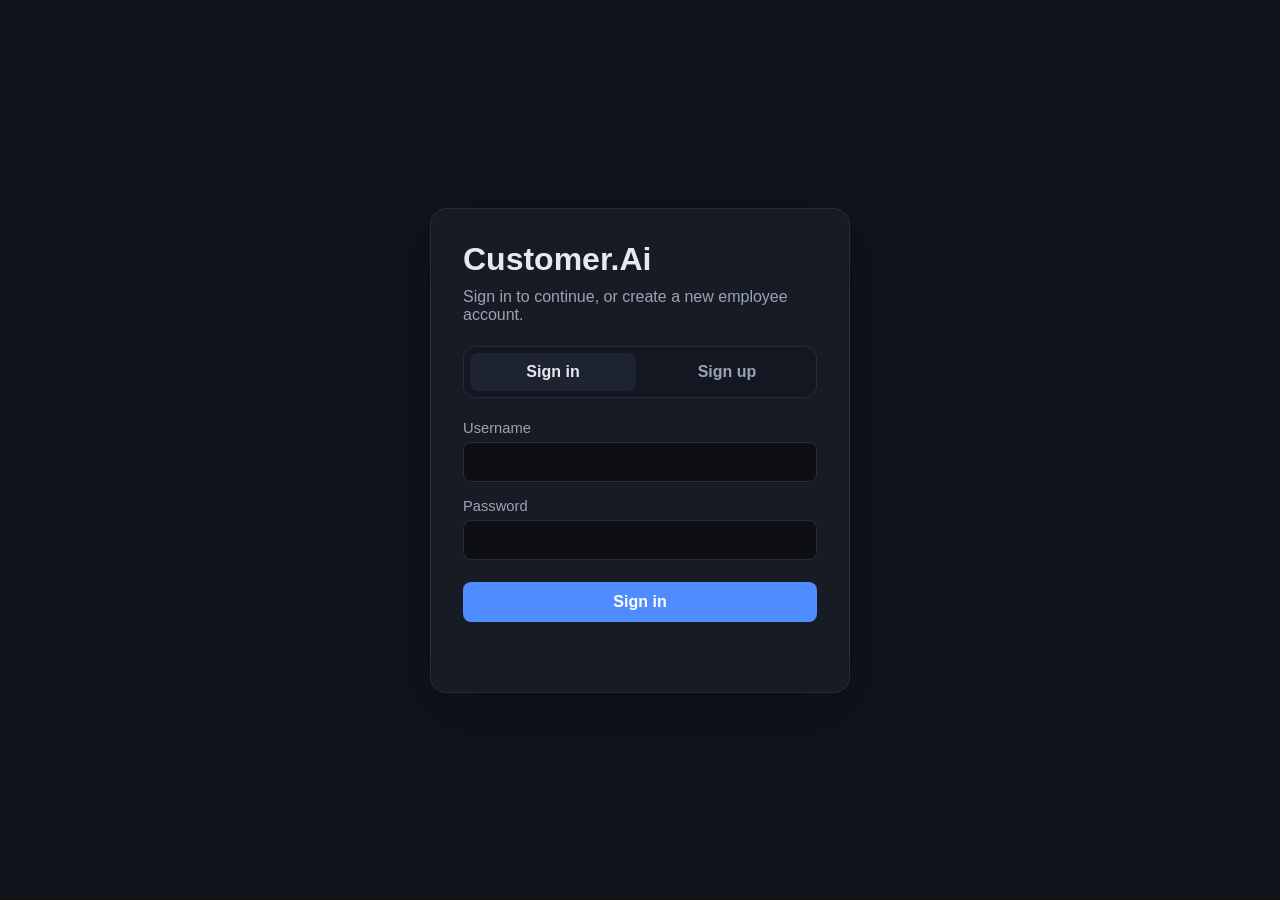
<file: templates/login.html>
<!doctype html>
<html lang="en">
<head>
  <meta charset="utf-8">
  <meta name="viewport" content="width=device-width, initial-scale=1">
  <title>Employee Login - Customer.Ai</title>
  <link rel="stylesheet" href="/static/css/auth.css">
</head>
<body>
  <main>
    <h1>Customer.Ai</h1>
    <p>Sign in to continue, or create a new employee account.</p>

    <div class="tabs" aria-label="Authentication mode">
      <button class="tab active" id="signin-tab" type="button" data-target="signin-form">Sign in</button>
      <button class="tab" id="signup-tab" type="button" data-target="signup-form">Sign up</button>
    </div>

    <form id="signin-form" class="active">
      <label>Username <input name="username" autocomplete="username" required></label>
      <label>Password <input name="password" type="password" autocomplete="current-password" required></label>
      <button class="primary" type="submit">Sign in</button>
    </form>

    <form id="signup-form">
      <label>Full name <input name="full_name" autocomplete="name" required></label>
      <label>Username <input name="username" autocomplete="username" required></label>
      <label>Password <input name="password" type="password" autocomplete="new-password" minlength="8" required></label>
      <button class="primary" type="submit">Create account</button>
    </form>

    <div id="message" role="alert"></div>
  </main>
  <script src="/static/js/auth.js"></script>
</body>
</html>
</file>
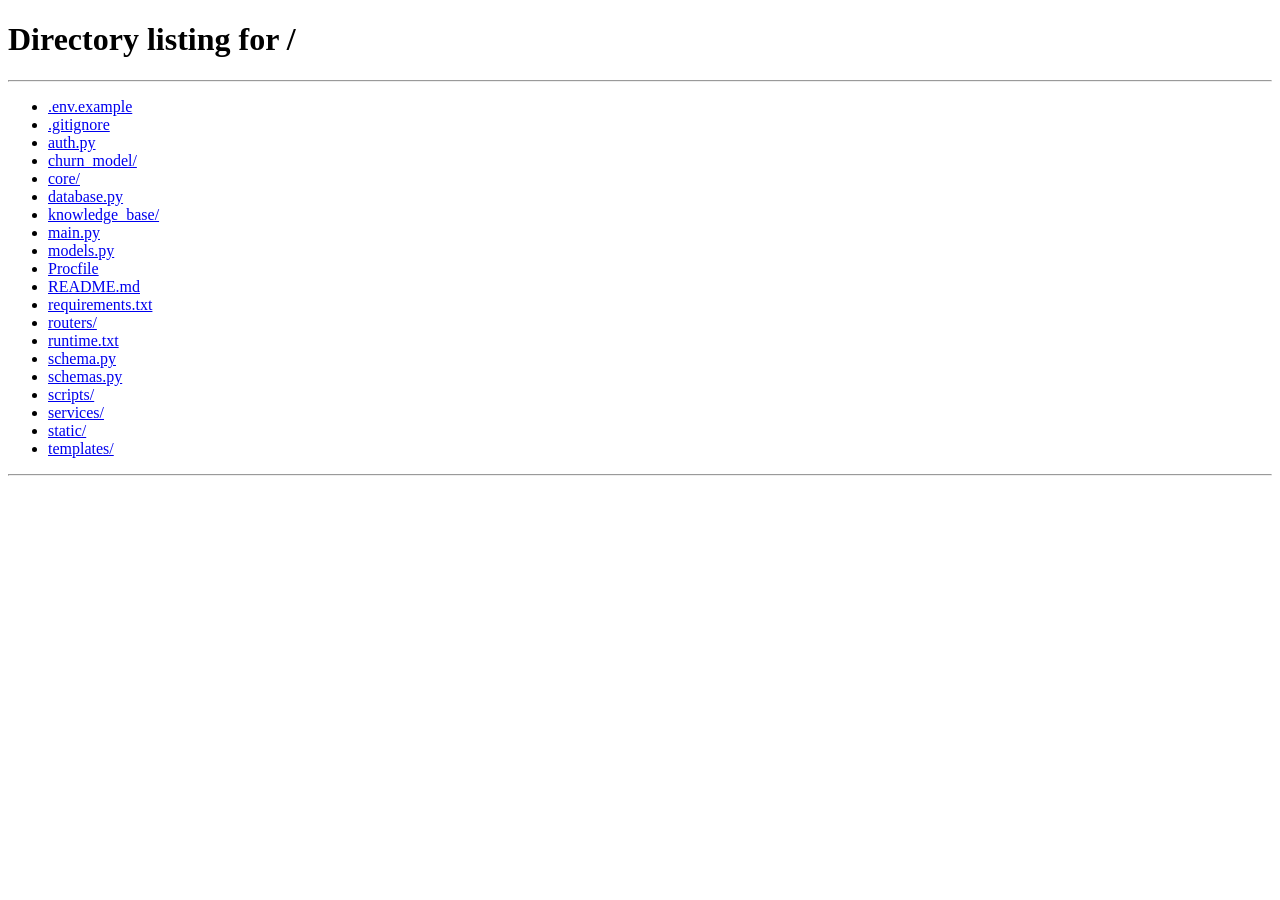
<file: templates/menu.html>
<!DOCTYPE html>
<html lang="en">
<head>
  <meta charset="UTF-8">
  <meta name="viewport" content="width=device-width, initial-scale=1">
  <title>Customer.Ai - Menu</title>
  <link rel="stylesheet" href="/static/css/app-common.css">
  <link rel="stylesheet" href="/static/css/menu.css">
</head>
<body>
  <div class="wrap">
    <div class="topbar">
      <div class="topbar-copy">
        <h1>Customer.Ai</h1>
        <p class="sub">Choose a prediction mode after signing in.</p>
      </div>
      <div class="actions">
        <button class="ghost is-hidden" id="home" type="button">Back to options</button>
        <button class="ghost" id="logout" type="button">Sign out</button>
      </div>
    </div>

    <section class="panel">
      <div class="mode-grid">
        <article class="mode-card">
          <h2>Single Prediction</h2>
          <p>Enter one customer's details and get an instant churn result with probability and risk level.</p>
          <button class="primary" id="go-single" type="button">Open single prediction</button>
        </article>
        <article class="mode-card">
          <h2>Batch Prediction</h2>
          <p>Upload a CSV file with multiple customers and receive churn predictions for every row in one go.</p>
          <button class="primary" id="go-batch" type="button">Open batch prediction</button>
        </article>
      </div>
    </section>
  </div>

  <script src="/static/js/app-common.js"></script>
  <script src="/static/js/menu.js"></script>
</body>
</html>
</file>
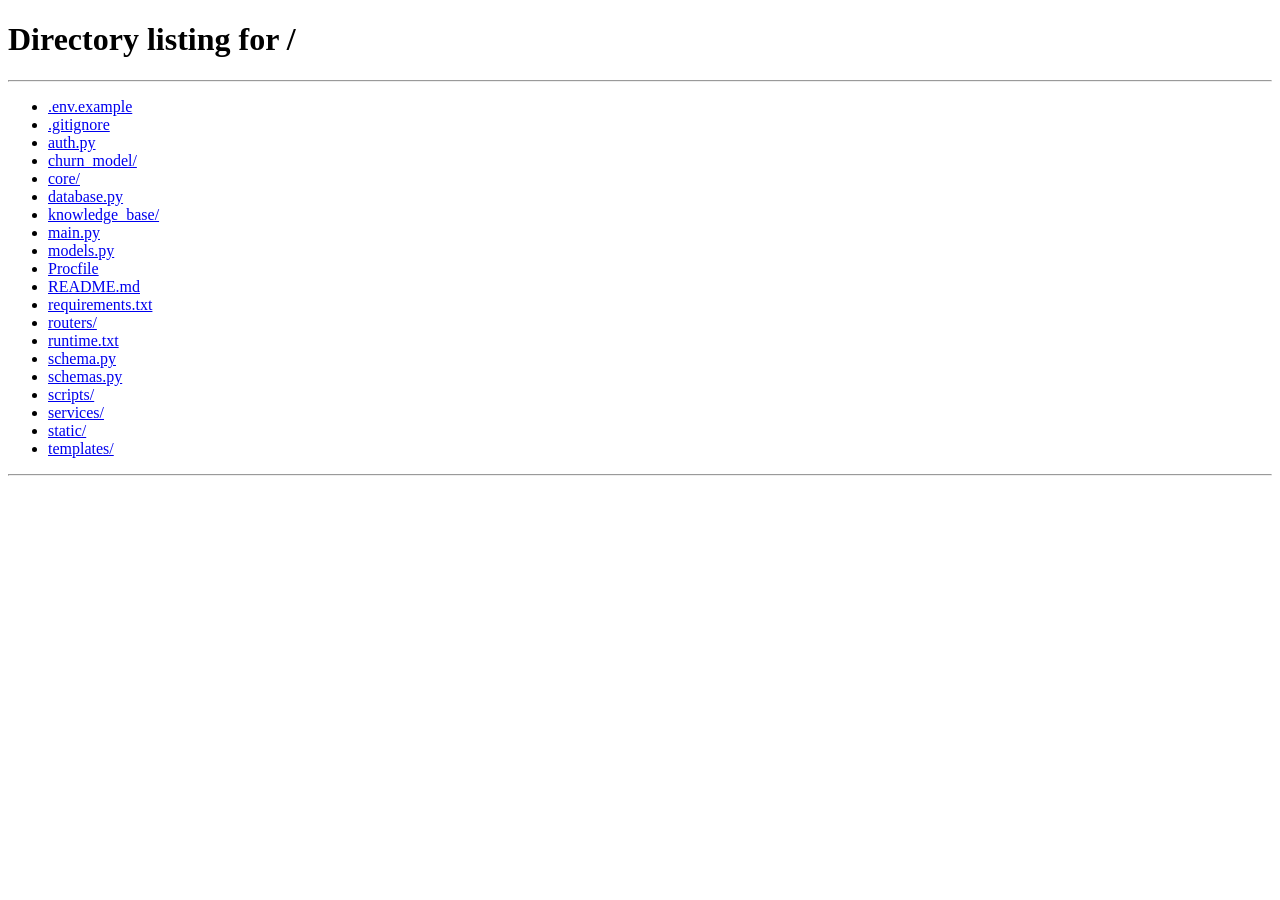
<file: templates/single.html>
<!DOCTYPE html>
<html lang="en">
<head>
  <meta charset="UTF-8">
  <meta name="viewport" content="width=device-width, initial-scale=1">
  <title>Customer.Ai - Single Prediction</title>
  <link rel="stylesheet" href="/static/css/app-common.css">
  <link rel="stylesheet" href="/static/css/single.css">
</head>
<body>
  <div class="wrap">
    <div class="topbar">
      <div class="topbar-copy">
        <h1>Customer.Ai</h1>
      </div>
      <div class="actions">
        <button class="ghost" id="home" type="button">Back to options</button>
        <button class="ghost" id="logout" type="button">Sign out</button>
      </div>
    </div>

    <div class="panel">
      <p class="sub">Single prediction for one customer.</p>
      <form id="predict-form" class="single-form">
        <div class="field">
          <label>Gender</label>
          <select name="gender"><option>Male</option><option>Female</option></select>
        </div>
        <div class="field">
          <label>Senior Citizen</label>
          <select name="SeniorCitizen"><option value="0">No</option><option value="1">Yes</option></select>
        </div>
        <div class="field">
          <label>Partner</label>
          <select name="Partner"><option>Yes</option><option>No</option></select>
        </div>
        <div class="field">
          <label>Dependents</label>
          <select name="Dependents"><option>Yes</option><option>No</option></select>
        </div>
        <div class="field">
          <label>Tenure (months)</label>
          <input type="number" name="tenure" value="12" min="0">
        </div>
        <div class="field">
          <label>Phone Service</label>
          <select name="PhoneService"><option>Yes</option><option>No</option></select>
        </div>
        <div class="field">
          <label>Multiple Lines</label>
          <select name="MultipleLines"><option>No</option><option>Yes</option><option>No phone service</option></select>
        </div>
        <div class="field">
          <label>Internet Service</label>
          <select name="InternetService"><option>DSL</option><option>Fiber optic</option><option>No</option></select>
        </div>
        <div class="field">
          <label>Online Security</label>
          <select name="OnlineSecurity"><option>No</option><option>Yes</option><option>No internet service</option></select>
        </div>
        <div class="field">
          <label>Online Backup</label>
          <select name="OnlineBackup"><option>No</option><option>Yes</option><option>No internet service</option></select>
        </div>
        <div class="field">
          <label>Device Protection</label>
          <select name="DeviceProtection"><option>No</option><option>Yes</option><option>No internet service</option></select>
        </div>
        <div class="field">
          <label>Tech Support</label>
          <select name="TechSupport"><option>No</option><option>Yes</option><option>No internet service</option></select>
        </div>
        <div class="field">
          <label>Streaming TV</label>
          <select name="StreamingTV"><option>No</option><option>Yes</option><option>No internet service</option></select>
        </div>
        <div class="field">
          <label>Streaming Movies</label>
          <select name="StreamingMovies"><option>No</option><option>Yes</option><option>No internet service</option></select>
        </div>
        <div class="field">
          <label>Contract</label>
          <select name="Contract"><option>Month-to-month</option><option>One year</option><option>Two year</option></select>
        </div>
        <div class="field">
          <label>Paperless Billing</label>
          <select name="PaperlessBilling"><option>Yes</option><option>No</option></select>
        </div>
        <div class="field">
          <label>Payment Method</label>
          <select name="PaymentMethod">
            <option>Electronic check</option>
            <option>Mailed check</option>
            <option>Bank transfer (automatic)</option>
            <option>Credit card (automatic)</option>
          </select>
        </div>
        <div class="field">
          <label>Monthly Charges</label>
          <input type="number" step="0.01" name="MonthlyCharges" value="70.00">
        </div>
        <div class="field">
          <label>Total Charges</label>
          <input type="number" step="0.01" name="TotalCharges" value="840.00">
        </div>

        <button class="primary" type="submit">Predict churn</button>
      </form>

      <div id="result">
        <h2 id="result-label"></h2>
        <div class="prob" id="result-prob"></div>
        <p class="result-summary" id="result-summary"></p>
        <div class="insight-list" id="insight-list"></div>
        <button class="primary advisor-trigger" id="generate-advice" type="button">Generate retention advice</button>
        <p class="advisor-hint">This uses a fully local retrieval-and-advice flow: the app retrieves relevant retention playbook notes, then builds recommendations from that context.</p>
        <div class="advisor-panel" id="advisor-panel">
          <h3>Retention advice</h3>
          <p id="advisor-summary"></p>
          <div class="advisor-actions">
            <h4>Recommended actions</h4>
            <ul id="advisor-actions-list"></ul>
          </div>
          <div class="advisor-sources">
            <h4>Retrieved playbook sources</h4>
            <ul id="advisor-sources-list"></ul>
          </div>
        </div>
      </div>
      <div id="single-error" class="error"></div>
    </div>

    <section class="history">
      <div class="history-header">
        <h2>Previous predictions</h2>
        <button class="ghost" id="clear-history" type="button">Clear history</button>
      </div>
      <div class="table-wrap">
        <table>
          <thead><tr><th>Date</th><th>Result</th><th>Risk</th><th>Probability</th></tr></thead>
          <tbody id="history-body"><tr><td colspan="4">Loading history...</td></tr></tbody>
        </table>
      </div>
    </section>
  </div>

  <script src="/static/js/app-common.js"></script>
  <script src="/static/js/single.js"></script>
</body>
</html>
</file>
<file: static/css/auth.css>
:root {
  color-scheme: dark;
  --bg: #10131a;
  --panel: #171b24;
  --panel-soft: #1d2330;
  --border: #262c3a;
  --text: #e7e9ee;
  --muted: #9aa3b6;
  --accent: #4f8cff;
  --danger: #ef4b5f;
}

* { box-sizing: border-box; }

body {
  min-height: 100vh;
  margin: 0;
  display: grid;
  place-items: center;
  background: var(--bg);
  color: var(--text);
  font: 16px "Segoe UI", Arial, sans-serif;
  padding: 20px;
}

main {
  width: min(100%, 420px);
  padding: 32px;
  border: 1px solid var(--border);
  border-radius: 16px;
  background: var(--panel);
  box-shadow: 0 18px 60px rgba(0, 0, 0, 0.24);
}

h1 { margin: 0 0 10px; font-size: 2rem; }

p { color: var(--muted); margin: 0 0 22px; }

.tabs {
  display: grid;
  grid-template-columns: 1fr 1fr;
  gap: 8px;
  padding: 6px;
  border: 1px solid var(--border);
  border-radius: 12px;
  background: #121722;
  margin-bottom: 22px;
}

.tab {
  border: 0;
  border-radius: 8px;
  background: transparent;
  color: var(--muted);
  padding: 10px 12px;
  font-weight: 600;
  cursor: pointer;
  margin: 0;
}

.tab.active {
  background: var(--panel-soft);
  color: var(--text);
}

form { display: none; }

form.active { display: block; }

label {
  display: block;
  margin-top: 16px;
  font-size: 0.92rem;
  color: var(--muted);
}

input,
button {
  width: 100%;
  padding: 11px 12px;
  margin-top: 6px;
  border-radius: 8px;
  font: inherit;
}

input {
  border: 1px solid var(--border);
  color: var(--text);
  background: #0d0f15;
}

.primary {
  margin-top: 22px;
  border: 0;
  background: var(--accent);
  color: white;
  font-weight: 700;
  cursor: pointer;
}

#message {
  min-height: 22px;
  margin-top: 16px;
  font-size: 0.92rem;
}

#message.error { color: var(--danger); }

#message.success { color: #7ed6a7; }
</file>
<file: static/css/app-common.css>
:root {
  --bg: linear-gradient(180deg, #f5fbff 0%, #e3f2ff 100%);
  --panel: rgba(255, 255, 255, 0.82);
  --panel-soft: #eef7ff;
  --border: #c9def3;
  --text: #14324b;
  --muted: #5f7e99;
  --accent: #4b9dff;
  --accent-strong: #2d83eb;
  --low: #2ea56e;
  --medium: #d99224;
  --high: #e05566;
}

* { box-sizing: border-box; }

body {
  margin: 0;
  background: var(--bg);
  color: var(--text);
  font-family: "Segoe UI", Arial, sans-serif;
  padding: 40px 16px;
}

.wrap { max-width: 960px; margin: 0 auto; }

.topbar {
  display: flex;
  align-items: center;
  justify-content: space-between;
  gap: 12px;
  margin-bottom: 20px;
}

.topbar h1 { margin: 0; font-size: 1.8rem; }

.topbar-copy {
  display: flex;
  flex-direction: column;
  gap: 6px;
}

.actions { display: flex; gap: 10px; }

.ghost {
  width: auto;
  margin: 0;
  padding: 9px 14px;
  background: rgba(255, 255, 255, 0.7);
  border: 1px solid var(--border);
  color: var(--text);
  box-shadow: 0 10px 24px rgba(72, 129, 185, 0.08);
}

.primary {
  background: var(--accent);
  color: white;
  border: none;
}

p.sub {
  color: var(--muted);
  margin-top: 0;
  margin-bottom: 28px;
}

.panel {
  background: var(--panel);
  border: 1px solid var(--border);
  border-radius: 14px;
  padding: 24px;
  box-shadow: 0 22px 60px rgba(92, 146, 197, 0.14);
  backdrop-filter: blur(10px);
}

.hidden { display: none; }

label { font-size: 0.84rem; color: var(--muted); }

select,
input,
button {
  border-radius: 8px;
  font: inherit;
}

select,
input {
  background: rgba(255, 255, 255, 0.9);
  border: 1px solid var(--border);
  color: var(--text);
  padding: 10px 12px;
  font-size: 0.95rem;
}

button {
  cursor: pointer;
  padding: 12px 14px;
  font-weight: 600;
  transition: transform 140ms ease, box-shadow 140ms ease, background 140ms ease;
}

button:hover { transform: translateY(-1px); }

.primary:hover {
  background: var(--accent-strong);
  box-shadow: 0 14px 28px rgba(45, 131, 235, 0.22);
}

.error {
  display: none;
  margin-top: 16px;
  padding: 12px;
  border-radius: 8px;
  background: #fff2f4;
  color: var(--high);
  font-size: 0.9rem;
  border: 1px solid #f4c6cf;
}

.table-wrap { overflow-x: auto; }

table {
  width: 100%;
  border-collapse: collapse;
  background: rgba(255, 255, 255, 0.86);
  border: 1px solid var(--border);
  border-radius: 10px;
  overflow: hidden;
}

th,
td {
  padding: 12px;
  text-align: left;
  border-bottom: 1px solid var(--border);
  font-size: 0.88rem;
}

th { color: var(--muted); font-weight: 600; }

tr:last-child td { border-bottom: 0; }

.is-hidden { display: none; }

@media (max-width: 720px) {
  body { padding: 24px 12px; }
  .topbar {
    align-items: flex-start;
    flex-direction: column;
  }
  .actions { width: 100%; }
}
</file>
<file: static/css/menu.css>
.mode-grid {
  display: grid;
  grid-template-columns: repeat(auto-fit, minmax(240px, 1fr));
  gap: 16px;
}

.mode-card {
  padding: 22px;
  border-radius: 14px;
  border: 1px solid var(--border);
  background: var(--panel-soft);
  box-shadow: inset 0 1px 0 rgba(255, 255, 255, 0.7);
}

.mode-card h2 {
  margin: 0 0 10px;
  font-size: 1.15rem;
}

.mode-card p {
  margin: 0 0 18px;
  color: var(--muted);
  line-height: 1.5;
}
</file>
<file: static/css/single.css>
form.single-form {
  display: grid;
  grid-template-columns: 1fr 1fr;
  gap: 16px;
}

.field {
  display: flex;
  flex-direction: column;
  gap: 6px;
}

form.single-form button {
  grid-column: 1 / -1;
  margin-top: 8px;
}

#result {
  margin-top: 24px;
  padding: 20px;
  border-radius: 10px;
  border: 1px solid var(--border);
  display: none;
}

#result.low { border-color: var(--low); }
#result.medium { border-color: var(--medium); }
#result.high { border-color: var(--high); }

#result h2 {
  margin: 0 0 8px;
  font-size: 1.1rem;
}

#result .prob {
  font-size: 2rem;
  font-weight: 700;
}

.result-summary {
  margin: 14px 0 0;
  color: var(--muted);
  line-height: 1.6;
}

.insight-list {
  display: grid;
  gap: 12px;
  margin-top: 18px;
}

.insight-card {
  border: 1px solid var(--border);
  border-radius: 12px;
  padding: 16px;
  background: rgba(255, 255, 255, 0.72);
}

.insight-topline {
  display: flex;
  align-items: center;
  justify-content: space-between;
  gap: 12px;
  margin-bottom: 8px;
}

.insight-topline strong { font-size: 0.98rem; }

.insight-share {
  color: var(--accent-strong);
  font-weight: 700;
  white-space: nowrap;
}

.insight-value {
  margin: 0 0 8px;
  color: var(--text);
  font-size: 0.92rem;
}

.insight-card p {
  margin: 0;
  color: var(--muted);
  line-height: 1.55;
  font-size: 0.92rem;
}

.insight-card p + p { margin-top: 10px; }

.advisor-trigger {
  width: 100%;
  margin-top: 18px;
}

.advisor-hint {
  margin-top: 12px;
  color: var(--muted);
  font-size: 0.9rem;
  line-height: 1.5;
}

.advisor-panel {
  margin-top: 20px;
  padding: 20px;
  border-radius: 12px;
  border: 1px solid var(--border);
  background: rgba(255, 255, 255, 0.78);
  display: none;
}

.advisor-panel h3 {
  margin: 0 0 8px;
  font-size: 1.08rem;
}

.advisor-panel p {
  margin: 0;
  color: var(--muted);
  line-height: 1.6;
}

.advisor-actions,
.advisor-sources {
  margin-top: 18px;
}

.advisor-actions h4,
.advisor-sources h4 {
  margin: 0 0 10px;
  font-size: 0.96rem;
}

.advisor-actions ul,
.advisor-sources ul {
  margin: 0;
  padding-left: 18px;
  color: var(--text);
}

.advisor-actions li,
.advisor-sources li {
  margin-bottom: 8px;
  line-height: 1.5;
}

.history { margin-top: 32px; }

.history-header {
  display: flex;
  align-items: center;
  justify-content: space-between;
  gap: 12px;
  margin-bottom: 12px;
}

.history-header h2 { margin: 0; }

@media (max-width: 720px) {
  form.single-form { grid-template-columns: 1fr; }
}
</file>
